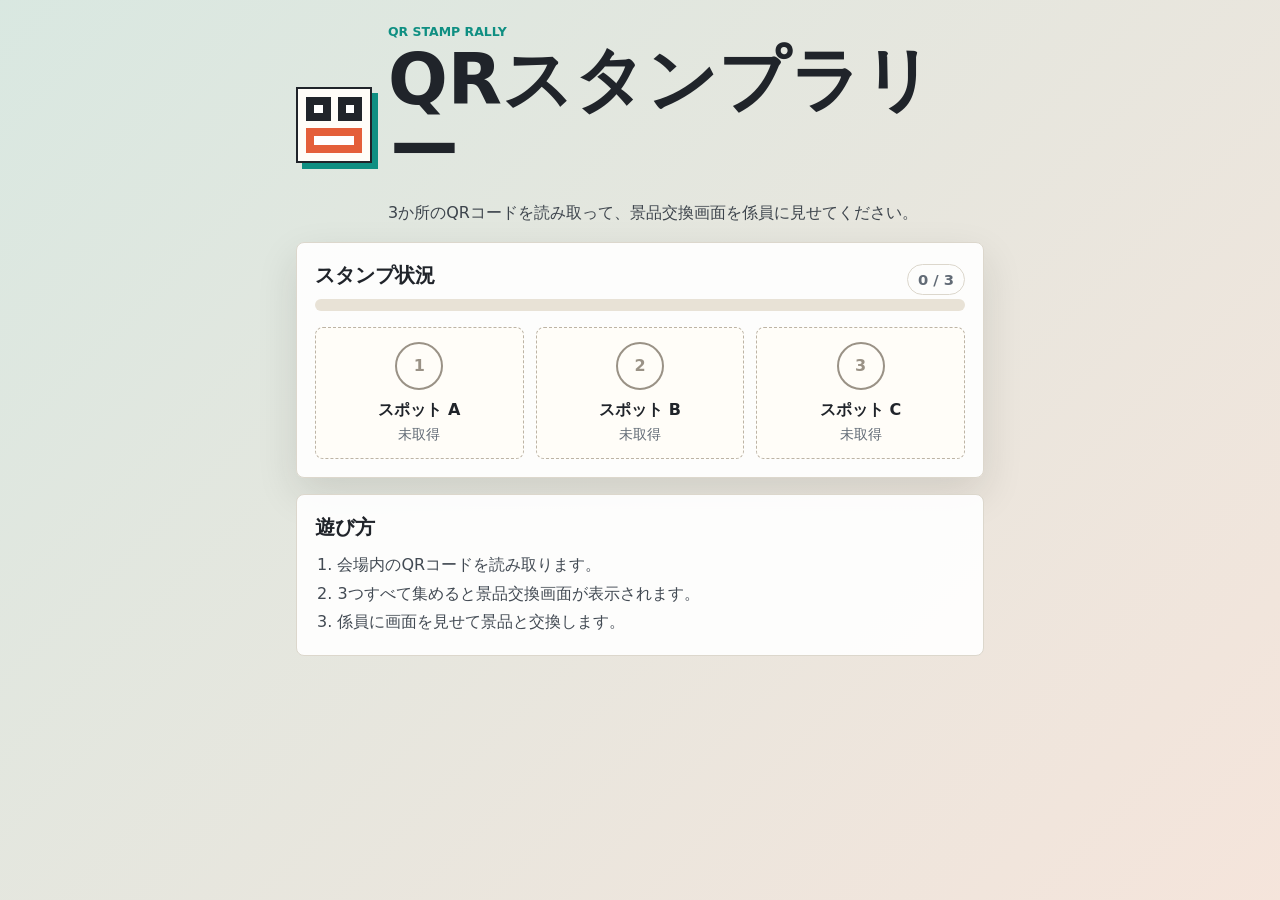
<file: index.html>
<!doctype html>
<html lang="ja">
<head>
  <meta charset="utf-8">
  <meta name="viewport" content="width=device-width, initial-scale=1">
  <title>QRスタンプラリー</title>
  <link rel="stylesheet" href="styles.css">
</head>
<body>
  <main class="app-shell">
    <section class="hero" aria-labelledby="page-title">
      <div class="brand-mark" aria-hidden="true">
        <span></span>
        <span></span>
        <span></span>
      </div>
      <div>
        <p class="eyebrow">QR Stamp Rally</p>
        <h1 id="page-title">QRスタンプラリー</h1>
        <p class="lead">3か所のQRコードを読み取って、景品交換画面を係員に見せてください。</p>
      </div>
    </section>

    <section class="panel notice" id="scan-result" aria-live="polite"></section>

    <section class="panel">
      <div class="panel-heading">
        <h2>スタンプ状況</h2>
        <span class="progress-text" id="progress-text">0 / 3</span>
      </div>
      <div class="progress-track" aria-hidden="true">
        <span id="progress-bar"></span>
      </div>
      <div class="stamp-grid" id="stamp-grid"></div>
    </section>

    <section class="reward panel" id="complete-panel" hidden>
      <p class="eyebrow">Complete</p>
      <h2>すべて集まりました</h2>
      <p>下のボタンを押すと、完了ページに移動します。</p>
      <button class="primary-button" id="complete-button" type="button">完了ページへ進む</button>
    </section>

    <section class="panel compact">
      <h2>遊び方</h2>
      <ol>
        <li>会場内のQRコードを読み取ります。</li>
        <li>3つすべて集めると景品交換画面が表示されます。</li>
        <li>係員に画面を見せて景品と交換します。</li>
      </ol>
    </section>
  </main>

  <script src="app.js"></script>
</body>
</html>
</file>
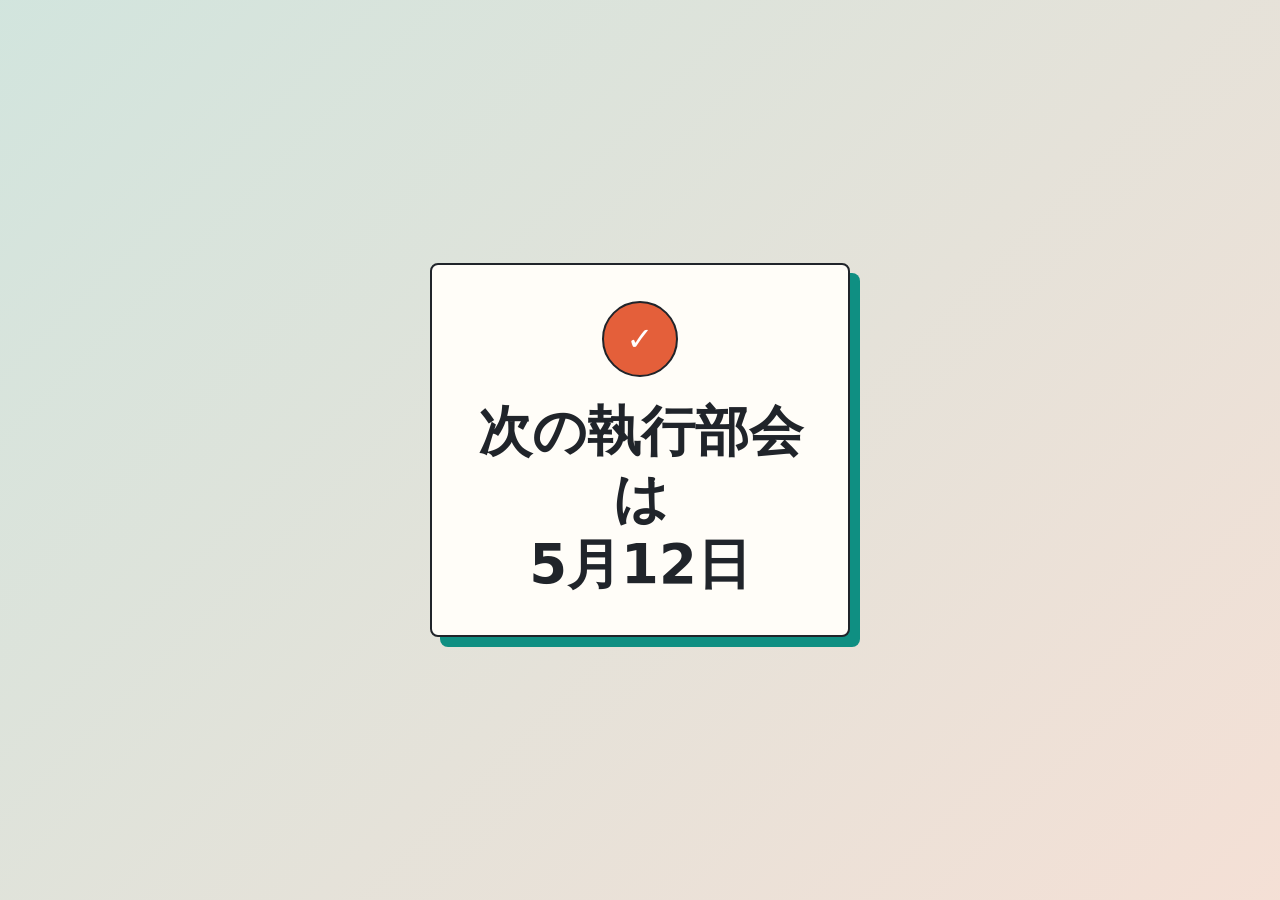
<file: complete.html>
<!doctype html>
<html lang="ja">
<head>
  <meta charset="utf-8">
  <meta name="viewport" content="width=device-width, initial-scale=1">
  <title>完了</title>
  <style>
    :root {
      color-scheme: light;
      --ink: #20242a;
      --accent: #0f8f82;
      --accent-2: #e45f3a;
      --paper: #fffdf8;
    }

    * {
      box-sizing: border-box;
    }

    body {
      display: grid;
      place-items: center;
      min-height: 100vh;
      margin: 0;
      padding: 24px;
      font-family: "Yu Gothic", "Hiragino Kaku Gothic ProN", Meiryo, system-ui, sans-serif;
      color: var(--ink);
      background:
        linear-gradient(135deg, rgba(15, 143, 130, 0.16), rgba(228, 95, 58, 0.14)),
        #f7f5ef;
    }

    .complete-card {
      display: grid;
      place-items: center;
      width: min(420px, 100%);
      min-height: 260px;
      padding: 36px 24px;
      border: 2px solid var(--ink);
      border-radius: 8px;
      background: var(--paper);
      box-shadow: 10px 10px 0 var(--accent);
      text-align: center;
    }

    .complete-mark {
      display: grid;
      place-items: center;
      width: 76px;
      height: 76px;
      margin-bottom: 22px;
      border: 2px solid var(--ink);
      border-radius: 50%;
      color: #fff;
      background: var(--accent-2);
      font-size: 2rem;
      font-weight: 900;
    }

    p {
      margin: 0;
      font-size: clamp(1.8rem, 10vw, 3.4rem);
      font-weight: 900;
      line-height: 1.22;
      letter-spacing: 0;
    }
  </style>
</head>
<body>
  <main class="complete-card" aria-label="達成ページ">
    <div class="complete-mark" aria-hidden="true">✓</div>
    <p>次の執行部会は<br>5月12日</p>
  </main>
</body>
</html>
</file>
<file: styles.css>
:root {
  color-scheme: light;
  --bg: #f7f5ef;
  --ink: #20242a;
  --muted: #626b76;
  --panel: #ffffff;
  --line: #dcd7cc;
  --accent: #0f8f82;
  --accent-2: #e45f3a;
  --accent-soft: #dff4ef;
  --shadow: 0 16px 40px rgba(36, 31, 24, 0.12);
}

* {
  box-sizing: border-box;
}

body {
  margin: 0;
  min-height: 100vh;
  font-family: "Yu Gothic", "Hiragino Kaku Gothic ProN", Meiryo, system-ui, sans-serif;
  color: var(--ink);
  background:
    linear-gradient(135deg, rgba(15, 143, 130, 0.13), rgba(228, 95, 58, 0.11)),
    var(--bg);
}

button {
  font: inherit;
}

.app-shell {
  width: min(720px, 100%);
  margin: 0 auto;
  padding: 24px 16px 40px;
}

.hero {
  display: grid;
  grid-template-columns: 76px 1fr;
  gap: 16px;
  align-items: center;
  min-height: 190px;
}

.compact-hero {
  min-height: 150px;
}

.brand-mark {
  display: grid;
  grid-template-columns: repeat(2, 1fr);
  grid-template-rows: repeat(2, 1fr);
  gap: 7px;
  width: 76px;
  height: 76px;
  padding: 8px;
  border: 2px solid var(--ink);
  background: #fffdf8;
  box-shadow: 6px 6px 0 var(--accent);
}

.brand-mark span {
  border: 8px solid var(--ink);
  background: #fff;
}

.brand-mark span:nth-child(3) {
  grid-column: 1 / 3;
  border-color: var(--accent-2);
}

.eyebrow {
  margin: 0 0 6px;
  color: var(--accent);
  font-size: 0.78rem;
  font-weight: 800;
  letter-spacing: 0;
  text-transform: uppercase;
}

h1,
h2,
p {
  margin-top: 0;
}

h1 {
  margin-bottom: 10px;
  font-size: clamp(2.15rem, 9vw, 4.4rem);
  line-height: 1.02;
  letter-spacing: 0;
}

h2 {
  margin-bottom: 10px;
  font-size: 1.28rem;
  letter-spacing: 0;
}

.lead {
  margin-bottom: 0;
  color: #3d444c;
  line-height: 1.7;
}

.panel {
  margin-top: 16px;
  padding: 18px;
  border: 1px solid var(--line);
  border-radius: 8px;
  background: rgba(255, 255, 255, 0.92);
  box-shadow: var(--shadow);
}

.panel.compact {
  box-shadow: none;
}

.notice {
  display: none;
  border-left: 6px solid var(--accent);
  color: #24423e;
  background: var(--accent-soft);
}

.notice.is-visible {
  display: block;
}

.notice.is-error {
  border-left-color: var(--accent-2);
  color: #743622;
  background: #fff0ea;
}

.panel-heading {
  display: flex;
  align-items: center;
  justify-content: space-between;
  gap: 12px;
}

.progress-text {
  flex: 0 0 auto;
  padding: 6px 10px;
  border: 1px solid var(--line);
  border-radius: 999px;
  color: var(--muted);
  font-size: 0.92rem;
  font-weight: 700;
}

.progress-track {
  height: 12px;
  overflow: hidden;
  border-radius: 999px;
  background: #e8e2d6;
}

.progress-track span {
  display: block;
  width: 0%;
  height: 100%;
  border-radius: inherit;
  background: linear-gradient(90deg, var(--accent), #32b45d);
  transition: width 240ms ease;
}

.stamp-grid {
  display: grid;
  grid-template-columns: repeat(3, 1fr);
  gap: 12px;
  margin-top: 16px;
}

.stamp-card {
  min-height: 128px;
  padding: 14px 12px;
  border: 1px dashed #bdb4a5;
  border-radius: 8px;
  background: #fffdf8;
  text-align: center;
}

.stamp-card.is-collected {
  border-style: solid;
  border-color: var(--accent);
  background: #f1fffb;
}

.stamp-icon {
  display: grid;
  place-items: center;
  width: 48px;
  height: 48px;
  margin: 0 auto 10px;
  border: 2px solid currentColor;
  border-radius: 50%;
  color: #9a9286;
  font-weight: 900;
}

.stamp-card.is-collected .stamp-icon {
  color: var(--accent);
}

.stamp-name {
  margin: 0;
  font-weight: 800;
}

.stamp-state {
  margin: 4px 0 0;
  color: var(--muted);
  font-size: 0.88rem;
}

.reward {
  border-color: rgba(15, 143, 130, 0.42);
  background: #f5fffb;
}

.reward.muted {
  border-color: #c8c3bb;
  background: #f6f3ed;
}

.redeem-code {
  margin: 16px 0;
  padding: 16px;
  border: 2px solid var(--ink);
  border-radius: 8px;
  background: #fff;
  font-size: clamp(1.6rem, 9vw, 3rem);
  font-weight: 900;
  letter-spacing: 0;
  text-align: center;
}

.primary-button {
  width: 100%;
  min-height: 52px;
  border: 0;
  border-radius: 8px;
  color: #fff;
  background: var(--accent);
  font-weight: 800;
  cursor: pointer;
}

.primary-button:active {
  transform: translateY(1px);
}

ol {
  margin: 0;
  padding-left: 1.4em;
  color: #424a53;
  line-height: 1.8;
}

@media (max-width: 560px) {
  .hero {
    grid-template-columns: 58px 1fr;
    min-height: 164px;
  }

  .brand-mark {
    width: 58px;
    height: 58px;
    gap: 5px;
    padding: 6px;
    box-shadow: 4px 4px 0 var(--accent);
  }

  .brand-mark span {
    border-width: 6px;
  }

  .stamp-grid {
    grid-template-columns: 1fr;
  }
}
</file>
